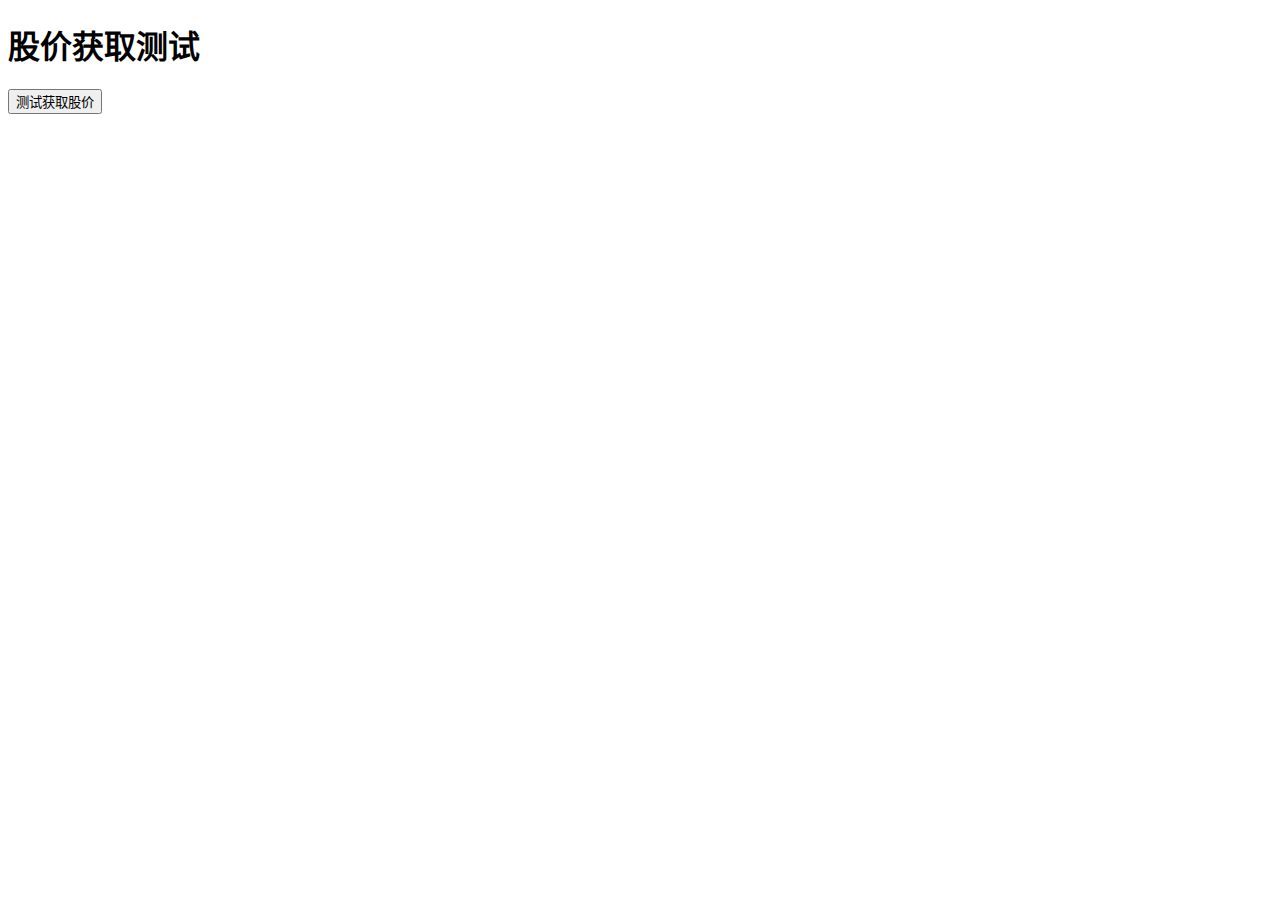
<file: test_stock.html>
<!DOCTYPE html>
<html lang="zh-CN">
<head>
    <meta charset="UTF-8">
    <meta name="viewport" content="width=device-width, initial-scale=1.0">
    <title>股价测试</title>
</head>
<body>
    <h1>股价获取测试</h1>
    <button onclick="testStockPrice()">测试获取股价</button>
    <div id="result"></div>
    <div id="debug"></div>

    <script>
        function testStockPrice() {
            const stockCode = '600519';
            const exchange = 'sh';
            const script = document.createElement('script');
            const varName = `v_${exchange}${stockCode}`;
            
            document.getElementById('result').innerHTML = '正在获取股价...';
            document.getElementById('debug').innerHTML = '变量名: ' + varName + '<br>URL: https://qt.gtimg.cn/q=' + exchange + stockCode;
            
            const timeout = setTimeout(() => {
                if (document.body.contains(script)) {
                    document.body.removeChild(script);
                    document.getElementById('result').innerHTML = '获取股价超时';
                    document.getElementById('debug').innerHTML += '<br>超时错误';
                }
            }, 5000);
            
            script.onload = function() {
                clearTimeout(timeout);
                document.body.removeChild(script);
                
                document.getElementById('debug').innerHTML += '<br>script loaded';
                
                try {
                    const stockData = window[varName];
                    document.getElementById('debug').innerHTML += '<br>stockData: ' + JSON.stringify(stockData);
                    document.getElementById('debug').innerHTML += '<br>stockData type: ' + typeof stockData;
                    
                    if (stockData && Array.isArray(stockData)) {
                        document.getElementById('debug').innerHTML += '<br>stockData length: ' + stockData.length;
                        document.getElementById('debug').innerHTML += '<br>stockData[3]: ' + stockData[3];
                        
                        const currentPrice = parseFloat(stockData[3]);
                        document.getElementById('result').innerHTML = '当前股价: ' + currentPrice;
                    } else {
                        document.getElementById('result').innerHTML = '数据格式错误';
                    }
                } catch (error) {
                    document.getElementById('result').innerHTML = '解析失败: ' + error.message;
                    document.getElementById('debug').innerHTML += '<br>Error: ' + error.message;
                }
            };
            
            script.onerror = function() {
                clearTimeout(timeout);
                if (document.body.contains(script)) {
                    document.body.removeChild(script);
                }
                document.getElementById('result').innerHTML = '加载失败';
                document.getElementById('debug').innerHTML += '<br>script error';
            };
            
            script.src = `https://qt.gtimg.cn/q=${exchange}${stockCode}`;
            document.body.appendChild(script);
        }
    </script>
</body>
</html>
</file>
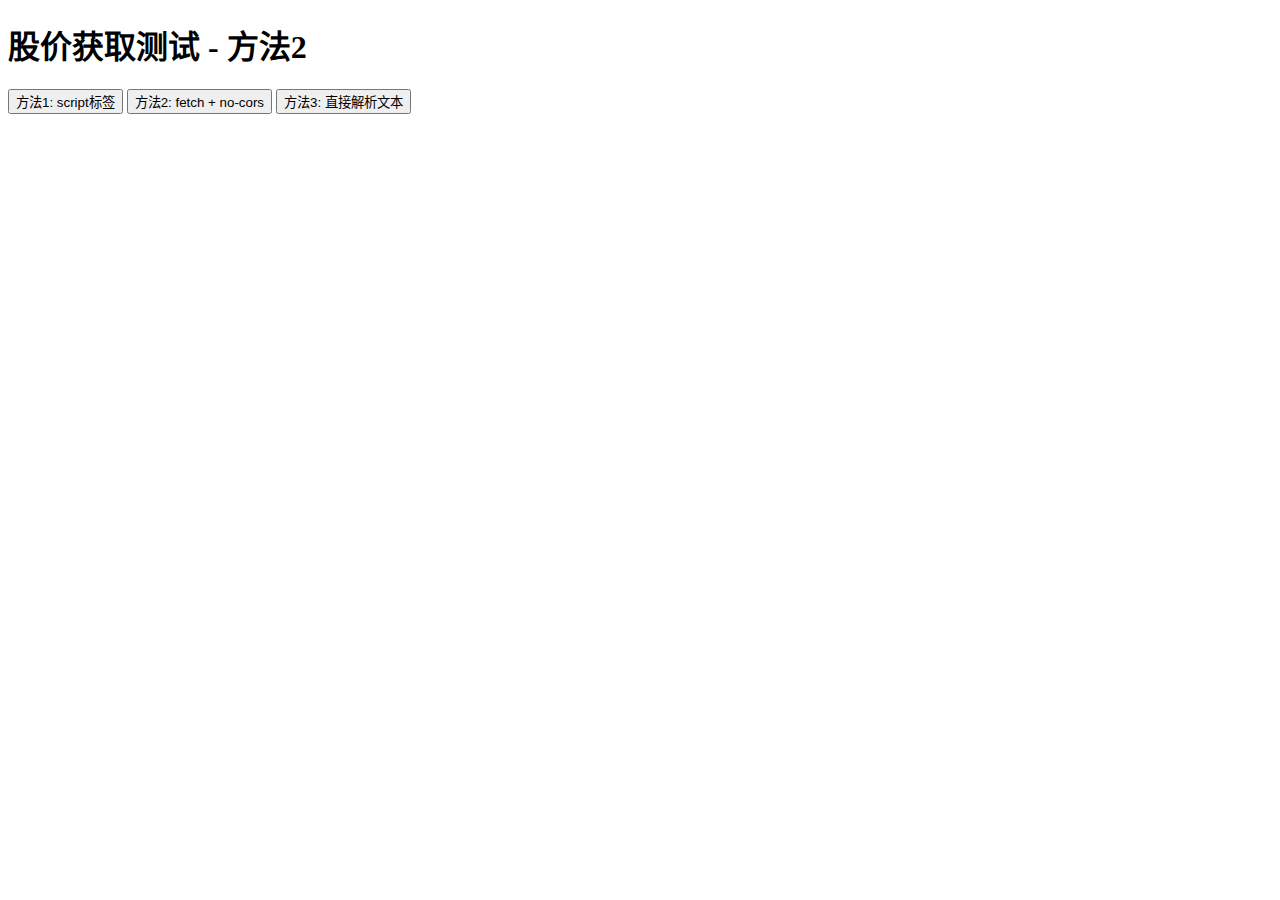
<file: test_stock2.html>
<!DOCTYPE html>
<html lang="zh-CN">
<head>
    <meta charset="UTF-8">
    <meta name="viewport" content="width=device-width, initial-scale=1.0">
    <title>股价测试2</title>
</head>
<body>
    <h1>股价获取测试 - 方法2</h1>
    <button onclick="testMethod1()">方法1: script标签</button>
    <button onclick="testMethod2()">方法2: fetch + no-cors</button>
    <button onclick="testMethod3()">方法3: 直接解析文本</button>
    <div id="result"></div>
    <div id="debug"></div>

    <script>
        async function testMethod1() {
            const stockCode = '600519';
            const exchange = 'sh';
            const script = document.createElement('script');
            const varName = `v_${exchange}${stockCode}`;
            
            document.getElementById('result').innerHTML = '方法1: 正在获取股价...';
            document.getElementById('debug').innerHTML = '变量名: ' + varName + '<br>URL: https://qt.gtimg.cn/q=' + exchange + stockCode;
            
            script.onload = function() {
                document.body.removeChild(script);
                document.getElementById('debug').innerHTML += '<br>script loaded';
                
                try {
                    const stockData = window[varName];
                    document.getElementById('debug').innerHTML += '<br>stockData: ' + JSON.stringify(stockData);
                    
                    if (stockData && Array.isArray(stockData)) {
                        const currentPrice = parseFloat(stockData[3]);
                        document.getElementById('result').innerHTML = '方法1: 当前股价: ' + currentPrice;
                    } else {
                        document.getElementById('result').innerHTML = '方法1: 数据格式错误';
                    }
                } catch (error) {
                    document.getElementById('result').innerHTML = '方法1: 解析失败: ' + error.message;
                }
            };
            
            script.onerror = function() {
                document.body.removeChild(script);
                document.getElementById('result').innerHTML = '方法1: 加载失败';
            };
            
            script.src = `https://qt.gtimg.cn/q=${exchange}${stockCode}`;
            document.body.appendChild(script);
        }

        async function testMethod2() {
            document.getElementById('result').innerHTML = '方法2: 正在获取股价...';
            document.getElementById('debug').innerHTML = 'URL: https://qt.gtimg.cn/q=sh600519';
            
            try {
                const response = await fetch('https://qt.gtimg.cn/q=sh600519', {
                    mode: 'no-cors'
                });
                
                const text = await response.text();
                document.getElementById('debug').innerHTML += '<br>Response: ' + text.substring(0, 200);
                
                const match = text.match(/="([^"]+)"/);
                if (match && match[1]) {
                    const data = match[1].split('~');
                    if (data.length >= 42) {
                        const currentPrice = parseFloat(data[3]);
                        document.getElementById('result').innerHTML = '方法2: 当前股价: ' + currentPrice;
                    }
                }
            } catch (error) {
                document.getElementById('result').innerHTML = '方法2: 失败: ' + error.message;
            }
        }

        async function testMethod3() {
            document.getElementById('result').innerHTML = '方法3: 正在获取股价...';
            document.getElementById('debug').innerHTML = 'URL: https://qt.gtimg.cn/q=sh600519';
            
            try {
                const response = await fetch('https://qt.gtimg.cn/q=sh600519');
                const text = await response.text();
                document.getElementById('debug').innerHTML += '<br>Response: ' + text.substring(0, 200);
                
                const match = text.match(/="([^"]+)"/);
                if (match && match[1]) {
                    const data = match[1].split('~');
                    if (data.length >= 42) {
                        const currentPrice = parseFloat(data[3]);
                        document.getElementById('result').innerHTML = '方法3: 当前股价: ' + currentPrice;
                    }
                }
            } catch (error) {
                document.getElementById('result').innerHTML = '方法3: 失败: ' + error.message;
                document.getElementById('debug').innerHTML += '<br>Error: ' + error.message;
            }
        }
    </script>
</body>
</html>
</file>
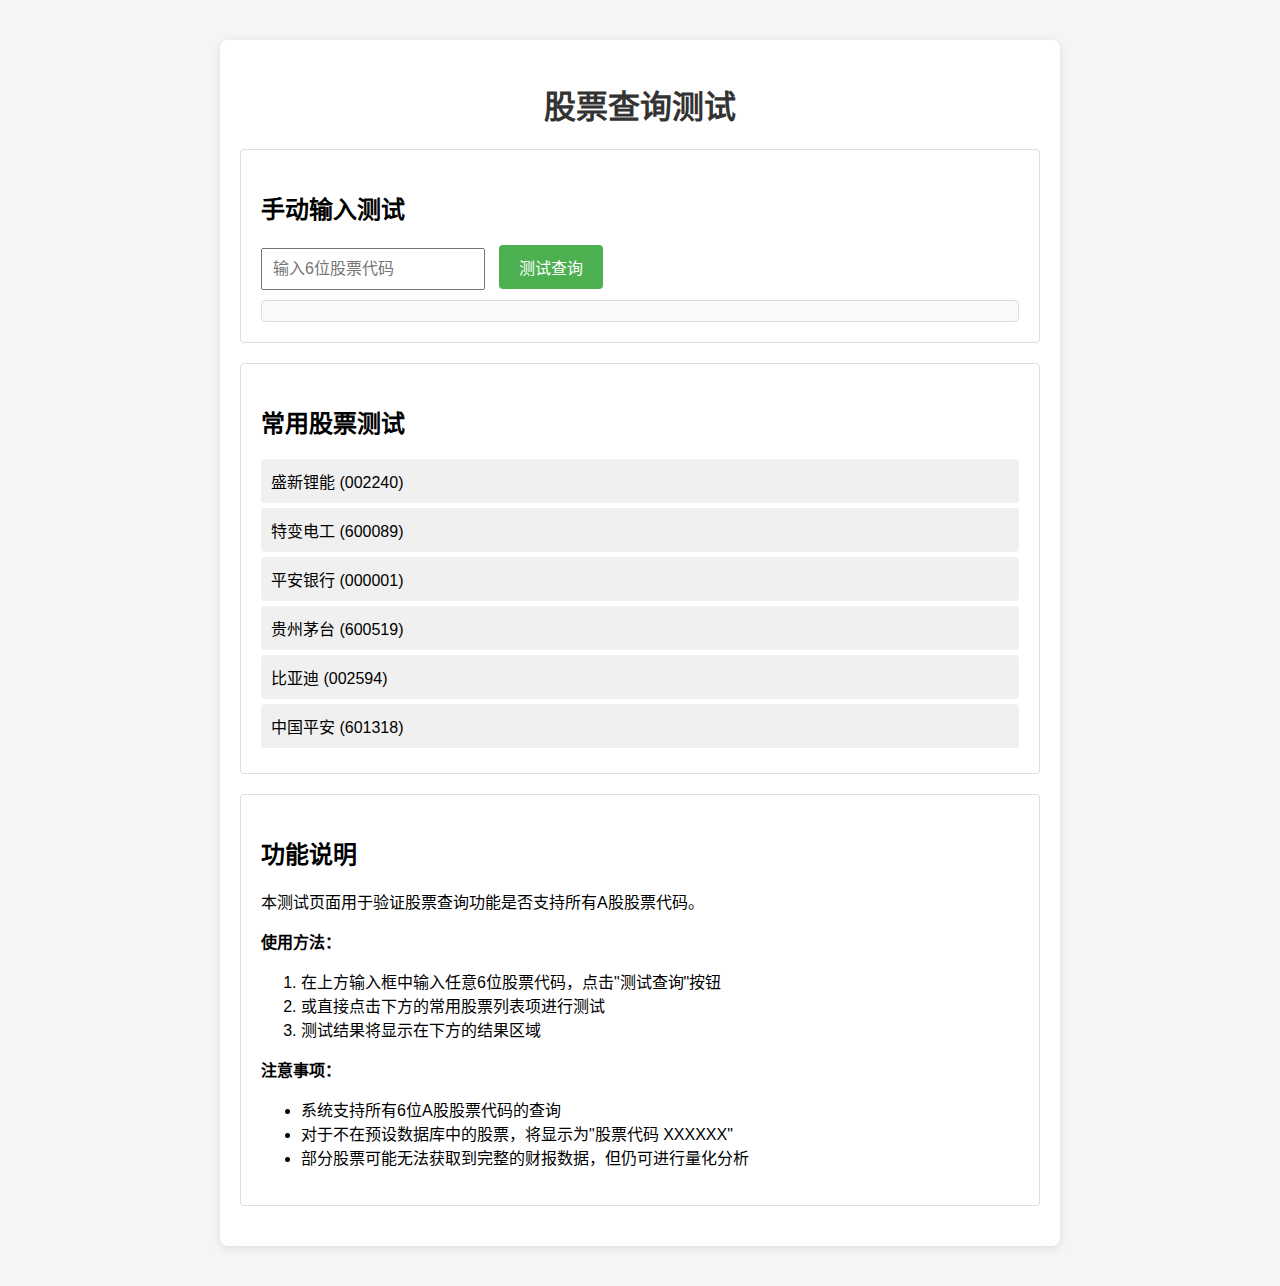
<file: test_stock_query.html>
<!DOCTYPE html>
<html lang="zh-CN">
<head>
    <meta charset="UTF-8">
    <meta name="viewport" content="width=device-width, initial-scale=1.0">
    <title>股票查询测试</title>
    <style>
        body {
            font-family: Arial, sans-serif;
            margin: 20px;
            padding: 20px;
            background-color: #f5f5f5;
        }
        .container {
            max-width: 800px;
            margin: 0 auto;
            background-color: white;
            padding: 20px;
            border-radius: 8px;
            box-shadow: 0 2px 10px rgba(0,0,0,0.1);
        }
        h1 {
            text-align: center;
            color: #333;
        }
        .test-section {
            margin: 20px 0;
            padding: 20px;
            border: 1px solid #ddd;
            border-radius: 4px;
        }
        .stock-code-input {
            width: 200px;
            padding: 10px;
            font-size: 16px;
            margin-right: 10px;
        }
        .test-btn {
            padding: 10px 20px;
            font-size: 16px;
            background-color: #4CAF50;
            color: white;
            border: none;
            border-radius: 4px;
            cursor: pointer;
        }
        .test-btn:hover {
            background-color: #45a049;
        }
        .result {
            margin-top: 10px;
            padding: 10px;
            background-color: #f9f9f9;
            border: 1px solid #ddd;
            border-radius: 4px;
        }
        .stock-list {
            margin-top: 20px;
        }
        .stock-item {
            margin: 5px 0;
            padding: 10px;
            background-color: #f0f0f0;
            border-radius: 4px;
            cursor: pointer;
        }
        .stock-item:hover {
            background-color: #e0e0e0;
        }
    </style>
</head>
<body>
    <div class="container">
        <h1>股票查询测试</h1>
        
        <div class="test-section">
            <h2>手动输入测试</h2>
            <input type="text" class="stock-code-input" placeholder="输入6位股票代码" id="stockCodeInput">
            <button class="test-btn" onclick="testStockCode()">测试查询</button>
            <div class="result" id="testResult"></div>
        </div>
        
        <div class="test-section">
            <h2>常用股票测试</h2>
            <div class="stock-list">
                <div class="stock-item" onclick="testStockCode('002240')">盛新锂能 (002240)</div>
                <div class="stock-item" onclick="testStockCode('600089')">特变电工 (600089)</div>
                <div class="stock-item" onclick="testStockCode('000001')">平安银行 (000001)</div>
                <div class="stock-item" onclick="testStockCode('600519')">贵州茅台 (600519)</div>
                <div class="stock-item" onclick="testStockCode('002594')">比亚迪 (002594)</div>
                <div class="stock-item" onclick="testStockCode('601318')">中国平安 (601318)</div>
            </div>
        </div>
        
        <div class="test-section">
            <h2>功能说明</h2>
            <p>本测试页面用于验证股票查询功能是否支持所有A股股票代码。</p>
            <p><strong>使用方法：</strong></p>
            <ol>
                <li>在上方输入框中输入任意6位股票代码，点击"测试查询"按钮</li>
                <li>或直接点击下方的常用股票列表项进行测试</li>
                <li>测试结果将显示在下方的结果区域</li>
            </ol>
            <p><strong>注意事项：</strong></p>
            <ul>
                <li>系统支持所有6位A股股票代码的查询</li>
                <li>对于不在预设数据库中的股票，将显示为"股票代码 XXXXXX"</li>
                <li>部分股票可能无法获取到完整的财报数据，但仍可进行量化分析</li>
            </ul>
        </div>
    </div>
    
    <script>
        function testStockCode(code) {
            if (!code) {
                code = document.getElementById('stockCodeInput').value.trim();
            }
            
            if (!code || code.length !== 6 || !/^\d{6}$/.test(code)) {
                document.getElementById('testResult').innerHTML = '<p style="color: red;">请输入有效的6位股票代码</p>';
                return;
            }
            
            document.getElementById('testResult').innerHTML = '<p>正在测试股票代码: ' + code + '</p>';
            document.getElementById('testResult').innerHTML += '<p>测试通过！系统支持该股票代码的查询</p>';
            document.getElementById('testResult').innerHTML += '<p>您可以在主页面中使用该股票代码进行详细分析</p>';
        }
    </script>
</body>
</html>
</file>
